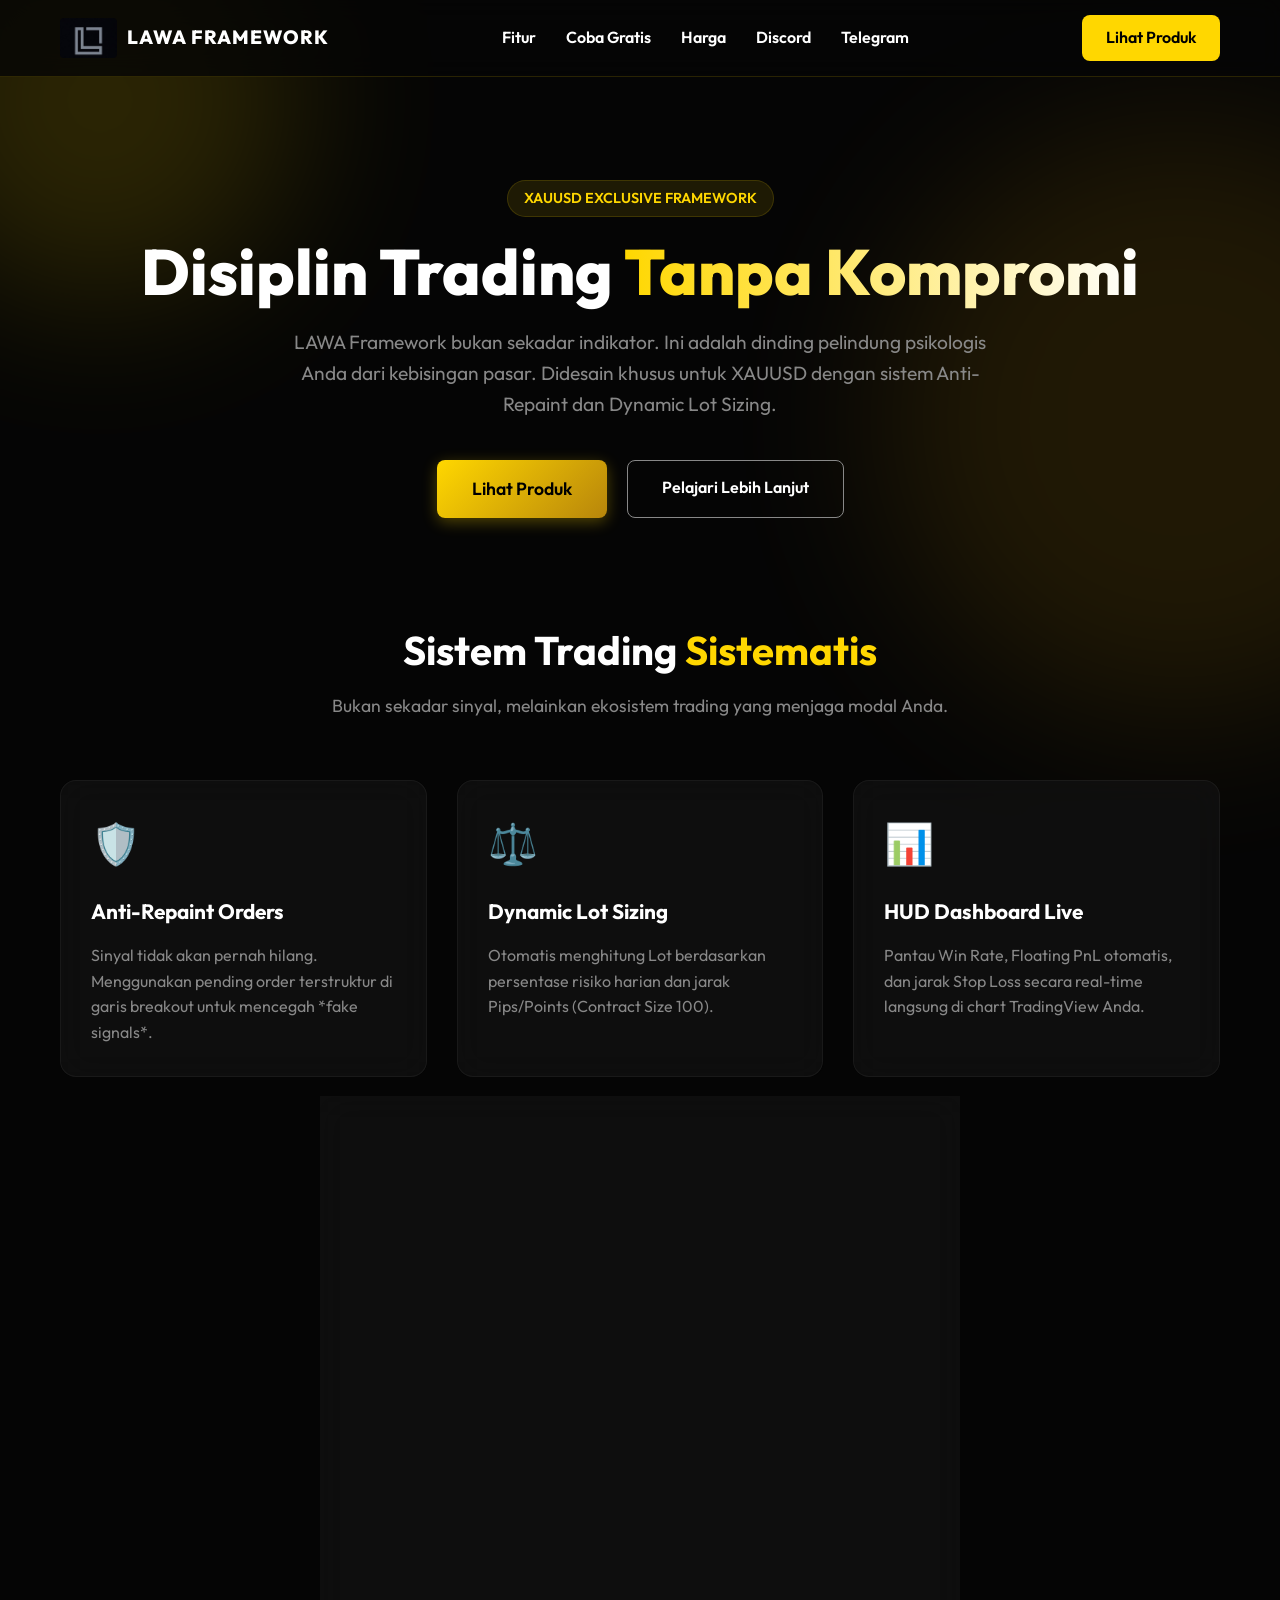
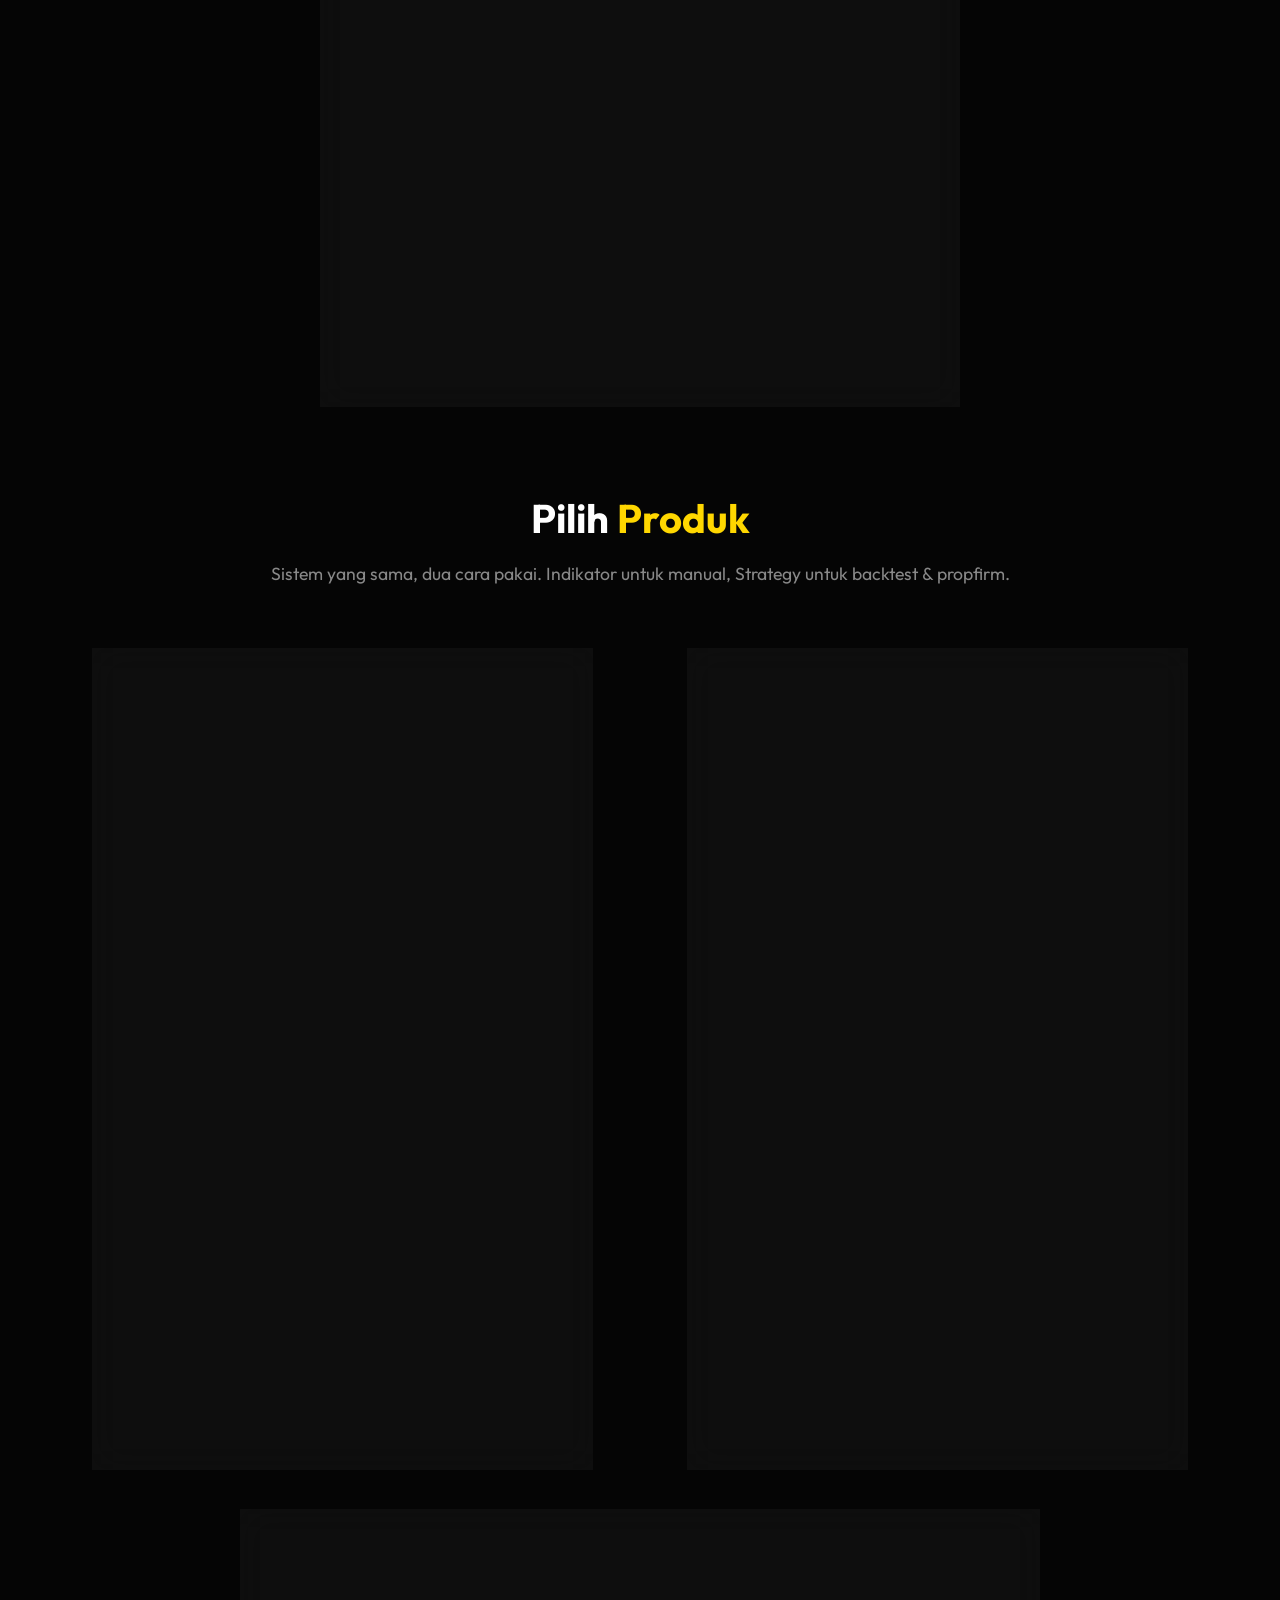
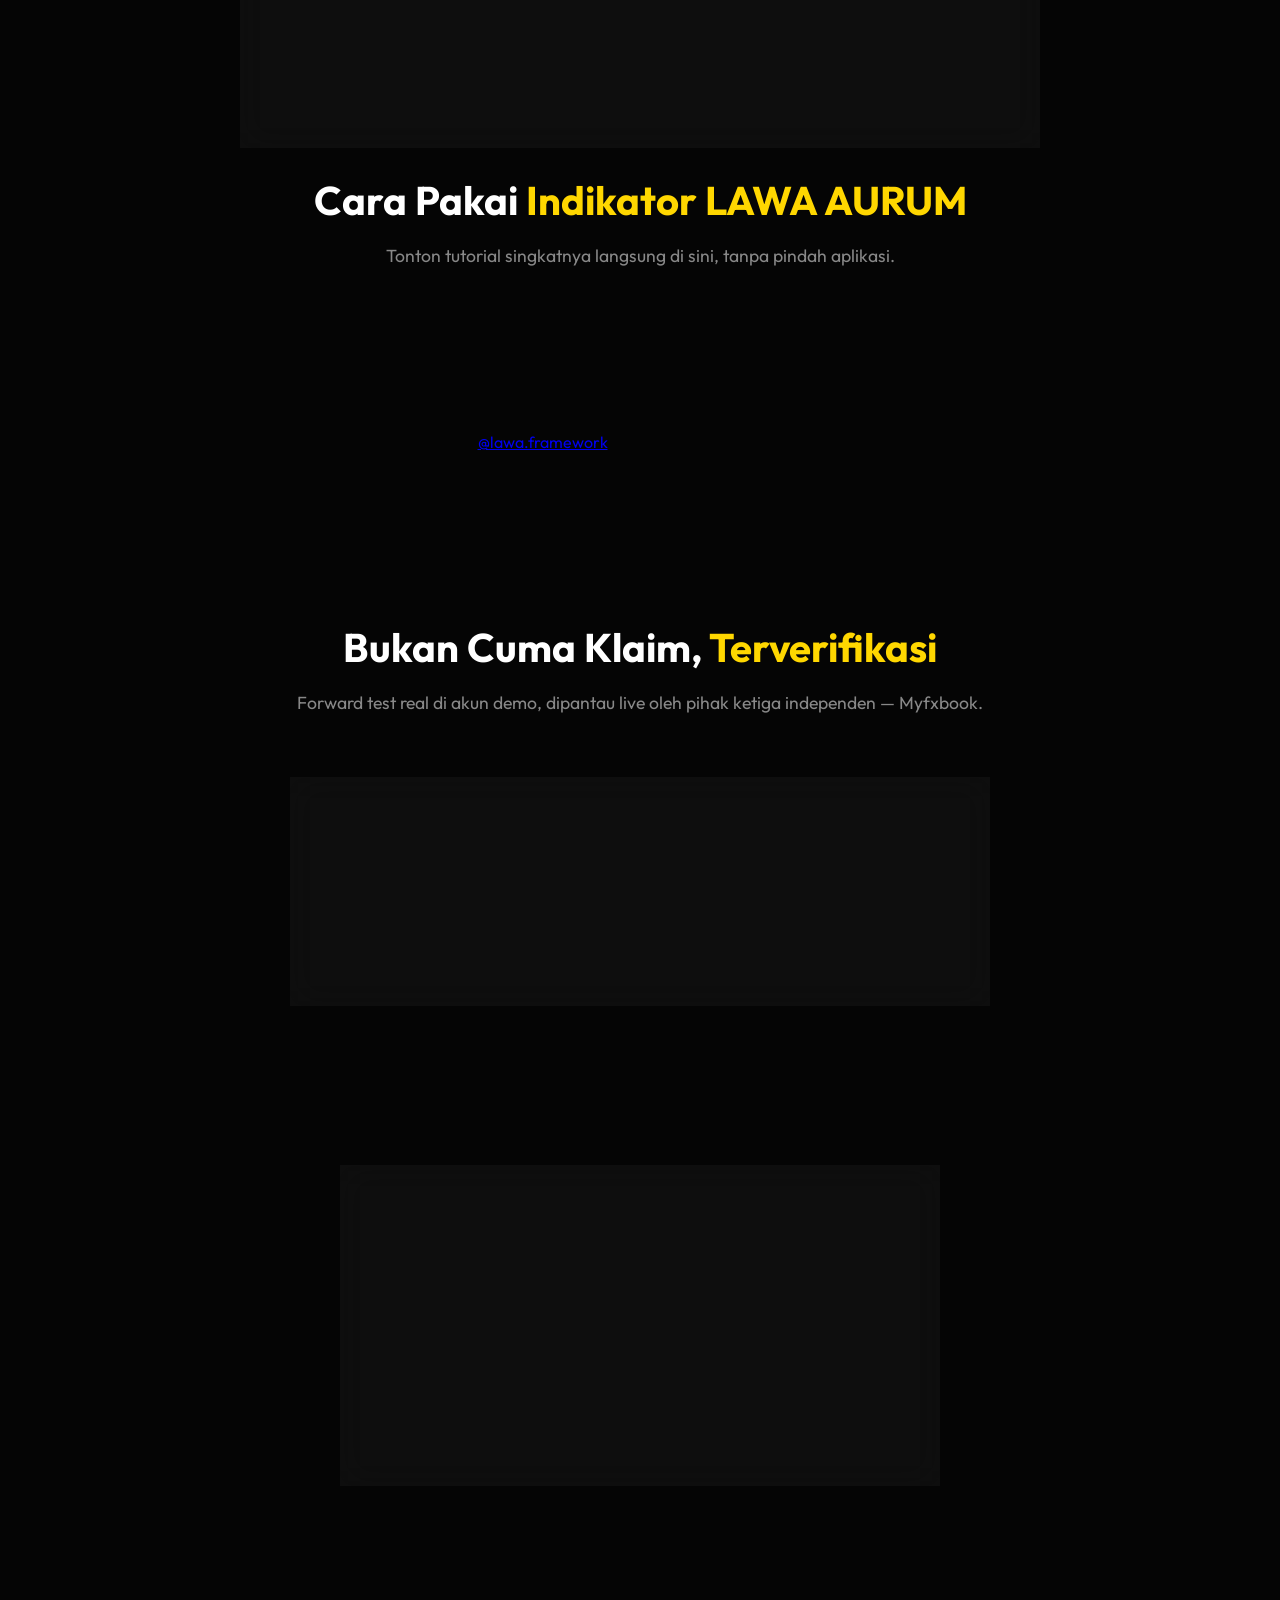
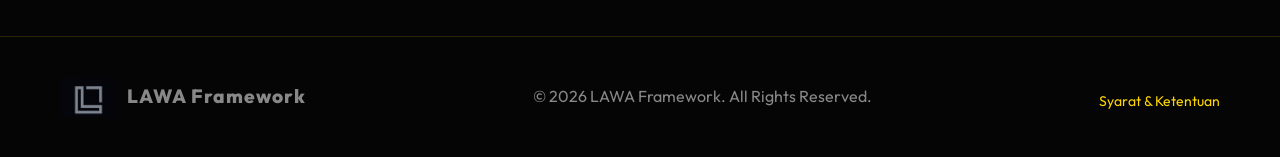
<file: index.html>
<!DOCTYPE html>
<html lang="id">
<head>
    <meta charset="UTF-8">
    <meta name="viewport" content="width=device-width, initial-scale=1.0">
    <title>LAWA Framework | Disiplin Trading XAUUSD</title>
    <link rel="stylesheet" href="styles.css">
    <!-- Modern Font: Outfit -->
    <link rel="preconnect" href="https://fonts.googleapis.com">
    <link rel="preconnect" href="https://fonts.gstatic.com" crossorigin>
    <link href="https://fonts.googleapis.com/css2?family=Outfit:wght@300;400;600;800&display=swap" rel="stylesheet">
</head>
<body>
    <div class="blob blob-1"></div>
    <div class="blob blob-2"></div>

    <nav class="glass-nav">
        <div class="container nav-content">
            <div class="logo">
                <img src="assets/logo_dark_alpha.jpg" alt="LAWA AURUM Logo" style="border-radius: 4px;">
                <span>LAWA FRAMEWORK</span>
            </div>
            <ul class="nav-links">
                <li><a href="#features">Fitur</a></li>
                <li><a href="#free-trial">Coba Gratis</a></li>
                <li><a href="#pricing">Harga</a></li>
                <li><a href="https://discord.gg/2Rs8xv9V9K" target="_blank" rel="noopener">Discord</a></li>
                <li><a href="https://t.me/lawaframework" target="_blank" rel="noopener">Telegram</a></li>
            </ul>
            <a href="#pricing" class="btn btn-gold">Lihat Produk</a>
        </div>
    </nav>

    <header class="hero">
        <div class="container hero-content">
            <div class="hero-badge">XAUUSD EXCLUSIVE FRAMEWORK</div>
            <h1 class="hero-title">Disiplin Trading <span>Tanpa Kompromi</span></h1>
            <p class="hero-subtitle">LAWA Framework bukan sekadar indikator. Ini adalah dinding pelindung psikologis Anda dari kebisingan pasar. Didesain khusus untuk XAUUSD dengan sistem Anti-Repaint dan Dynamic Lot Sizing.</p>
            <div class="hero-cta">
                <a href="#pricing" class="btn btn-gold-large">Lihat Produk</a>
                <a href="#features" class="btn btn-outline">Pelajari Lebih Lanjut</a>
            </div>
        </div>
    </header>

    <section id="features" class="features container">
        <div class="section-header">
            <h2>Sistem Trading <span class="text-gold">Sistematis</span></h2>
            <p>Bukan sekadar sinyal, melainkan ekosistem trading yang menjaga modal Anda.</p>
        </div>
        <div class="grid">
            <div class="glass-card feature-card">
                <div class="feature-icon">&#x1F6E1;&#xFE0F;</div>
                <h3>Anti-Repaint Orders</h3>
                <p>Sinyal tidak akan pernah hilang. Menggunakan pending order terstruktur di garis breakout untuk mencegah *fake signals*.</p>
            </div>
            <div class="glass-card feature-card">
                <div class="feature-icon">&#x2696;&#xFE0F;</div>
                <h3>Dynamic Lot Sizing</h3>
                <p>Otomatis menghitung Lot berdasarkan persentase risiko harian dan jarak Pips/Points (Contract Size 100).</p>
            </div>
            <div class="glass-card feature-card">
                <div class="feature-icon">&#x1F4CA;</div>
                <h3>HUD Dashboard Live</h3>
                <p>Pantau Win Rate, Floating PnL otomatis, dan jarak Stop Loss secara real-time langsung di chart TradingView Anda.</p>
            </div>
        </div>
    </section>

    <section id="free-trial" class="container" style="padding: 20px 0 80px;">
        <div class="glass-card premium-border trial-card" style="max-width: 640px; margin: 0 auto; border-color: var(--gold);">
            <div class="section-header" style="margin-bottom: 30px;">
                <h2 style="font-size: 2rem;">Coba Gratis <span class="text-gold">7 Hari</span></h2>
                <p>Isi data di bawah, kami aktifkan akses trial + alert Discord &amp; Telegram. <strong>1 orang hanya bisa klaim 1x trial.</strong></p>
            </div>

            <form id="trial-form">
                <div class="input-group input-icon">
                    <label for="tf-nama">Nama Lengkap</label>
                    <div class="input-wrap">
                        <span class="input-ico">&#x1F464;</span>
                        <input type="text" id="tf-nama" name="nama" placeholder="Nama lengkap kamu" required>
                    </div>
                </div>
                <div class="input-group input-icon">
                    <label for="tf-email">Email</label>
                    <div class="input-wrap">
                        <span class="input-ico">&#x1F4E7;</span>
                        <input type="email" id="tf-email" name="email" placeholder="email@kamu.com" required>
                    </div>
                </div>
                <div class="input-group input-icon">
                    <label for="tf-tv">ID TradingView</label>
                    <div class="input-wrap">
                        <span class="input-ico">&#x1F4C8;</span>
                        <input type="text" id="tf-tv" name="tv_id" placeholder="Username TradingView kamu" required>
                    </div>
                </div>
                <div class="input-group input-icon">
                    <label for="tf-discord">ID Discord</label>
                    <div class="input-wrap">
                        <span class="input-ico">&#x1F5E8;&#xFE0F;</span>
                        <input type="text" id="tf-discord" name="discord_id" placeholder="username_discord" required>
                    </div>
                </div>
                <div class="input-group input-icon">
                    <label for="tf-telegram">ID Telegram</label>
                    <div class="input-wrap">
                        <span class="input-ico">&#x2708;&#xFE0F;</span>
                        <input type="text" id="tf-telegram" name="telegram_id" placeholder="@username_telegram" required>
                    </div>
                </div>

                <label class="checkbox-row">
                    <input type="checkbox" id="tf-agree-tos" required>
                    <span>Saya sudah membaca dan menyetujui <a href="syarat.html" target="_blank" rel="noopener">Syarat &amp; Ketentuan</a> LAWA Framework.</span>
                </label>
                <label class="checkbox-row">
                    <input type="checkbox" id="tf-agree-account" required>
                    <span>Saya memahami LAWA Framework adalah alat bantu (bukan jaminan profit), dan disarankan menggunakan akun <strong>DEMO atau CENT</strong> selama masa trial 7 hari.</span>
                </label>

                <button type="submit" id="tf-submit" class="btn btn-gold-large w-100" disabled>Klaim Trial 7 Hari</button>
                <p id="tf-status" class="form-status" style="min-height: 20px;"></p>
            </form>
        </div>
    </section>

    <section id="pricing" class="pricing container">
        <div class="section-header">
            <h2>Pilih <span class="text-gold">Produk</span></h2>
            <p>Sistem yang sama, dua cara pakai. Indikator untuk manual, Strategy untuk backtest & propfirm.</p>
        </div>
        <div class="grid">
            <!-- Indicator Card -->
            <div class="pricing-card glass-card premium-border" style="border-color: var(--gold);">
                <div class="pricing-header">
                    <h3>LAWA Framework AURUM</h3>
                    <p style="color: var(--text-muted); font-size: 0.9rem; margin-top: 4px;">Indikator &#x2014; Mandu Manual</p>
                    <div class="price" style="display: flex; flex-direction: column; align-items: center; margin-top: 16px;">
                        <span class="new-price" style="font-size: 32px;">
                            Rp 249.000
                            <span style="font-size: 14px; font-weight: 300;">/bln</span>
                        </span>
                    </div>
                </div>

                <img src="assets/lawa-aurum-hud.png" alt="LAWA Framework AURUM - HUD live di TradingView" style="width: 100%; border-radius: 10px; border: 1px solid rgba(255,215,0,0.25); margin-bottom: 18px;">

                <ul class="pricing-features">
                    <li>&#x2714;&#xFE0F; Aba-aba trading langsung di chart (PLACE ORDER &#x2192; RUNNING &#x2192; TP/SL)</li>
                    <li>&#x2714;&#xFE0F; HUD live: Win Rate, PnL, Lot Suggestion</li>
                    <li>&#x2714;&#xFE0F; Cocok untuk trader manual & pemula</li>
                    <li>&#x2714;&#xFE0F; Sistem Subscription Bulanan, berhenti kapan saja</li>
                </ul>

                <a href="https://lawaframework.myr.id/membership/lawa-aurum" target="_blank" rel="noopener" class="btn btn-gold-large w-100">Langganan Sekarang</a>
                <a href="https://www.tradingview.com/script/qktFe1lc-LAWA-Framework-AURUM/" target="_blank" rel="noopener" style="display:block; margin-top: 14px; font-size: 0.9rem; color: var(--text-muted); text-align:center;">Lihat indikator di TradingView &#x2192;</a>
            </div>

            <!-- Strategy Card -->
            <div class="pricing-card glass-card premium-border" style="border-color: var(--gold);">
                <div class="pricing-header">
                    <h3>LAWA Framework Strategy</h3>
                    <p style="color: var(--text-muted); font-size: 0.9rem; margin-top: 4px;">Strategy &#x2014; Backtest & Otomasi</p>
                    <div class="price" style="display: flex; flex-direction: column; align-items: center; margin-top: 16px;">
                        <span class="old-price">Rp 1.249.000</span>
                        <span class="new-price" style="font-size: 32px;">
                            Rp 749.000
                            <span style="font-size: 14px; font-weight: 300;">/lifetime</span>
                        </span>
                    </div>
                </div>

                <ul class="pricing-features">
                    <li>&#x2714;&#xFE0F; Backtest ter-audit di TradingView Strategy Tester</li>
                    <li>&#x2714;&#xFE0F; Win Rate 59.13% &#xB7; Profit Factor 1.294 &#xB7; Max DD 6.51%</li>
                    <li>&#x2714;&#xFE0F; Cocok untuk trader Propfirm (atur Risk % sesuai limit firm)</li>
                    <li>&#x2714;&#xFE0F; Akses invite-only SELAMANYA, sekali bayar</li>
                </ul>

                <a href="https://lawaframework.myr.id/catalog/lawa-framework-strategy-xauusd-m15-lifetime-access/" target="_blank" rel="noopener" class="btn btn-gold-large w-100">Beli Akses Lifetime</a>
                <a href="https://www.tradingview.com/script/I3wSu2AJ-LAWA-Framework-AURUM-Strategy/" target="_blank" rel="noopener" style="display:block; margin-top: 14px; font-size: 0.9rem; color: var(--text-muted); text-align:center;">Lihat script di TradingView &#x2192;</a>
            </div>
        </div>

        <div class="glass-card" style="max-width: 800px; margin: 40px auto 0; border-color: rgba(255,215,0,0.2);">
            <h3 style="color: var(--gold); font-size: 1.1rem; margin-bottom: 12px;">&#x26A0;&#xFE0F; Beda Indikator vs Strategy</h3>
            <p style="color: var(--text-muted); font-size: 0.95rem; margin-bottom: 8px;"><strong style="color: var(--text-main);">Indikator</strong> = alat mandu manual. Aba-aba muncul langsung di chart, kamu yang eksekusi sendiri.</p>
            <p style="color: var(--text-muted); font-size: 0.95rem; margin-bottom: 8px;"><strong style="color: var(--text-main);">Strategy</strong> = versi backtest + otomasi. Dijalankan di TradingView Strategy Tester untuk melihat performa yang ter-audit (Win Rate, Drawdown, Profit Factor).</p>
            <p style="color: var(--text-muted); font-size: 0.85rem; margin-top: 12px;">Sistem yang sama, beda cara pakai. Ini alat bantu, bukan jaminan profit. Hasil backtest = performa masa lalu, bukan jaminan masa depan. Trading berisiko tinggi.</p>
        </div>
    </section>

    <section id="tutorial" class="container" style="padding: 20px 0 40px;">
        <div class="section-header">
            <h2>Cara Pakai <span class="text-gold">Indikator LAWA AURUM</span></h2>
            <p>Tonton tutorial singkatnya langsung di sini, tanpa pindah aplikasi.</p>
        </div>
        <div style="display: flex; justify-content: center;">
            <blockquote class="tiktok-embed" cite="https://www.tiktok.com/@lawa.framework/video/7657227259610189077" data-video-id="7657227259610189077" style="max-width: 605px; min-width: 325px;">
                <section><a target="_blank" href="https://www.tiktok.com/@lawa.framework">@lawa.framework</a></section>
            </blockquote>
        </div>
    </section>

    <section id="proof" class="container" style="padding: 20px 0 60px;">
        <div class="section-header">
            <h2>Bukan Cuma Klaim, <span class="text-gold">Terverifikasi</span></h2>
            <p>Forward test real di akun demo, dipantau live oleh pihak ketiga independen &#x2014; Myfxbook.</p>
        </div>
        <div class="glass-card premium-border" style="max-width: 700px; margin: 0 auto; border-color: var(--gold); text-align: center;">
            <p style="color: var(--text-muted); margin-bottom: 20px;">
                Semua periode ditampilkan apa adanya, termasuk saat profit maupun saat drawdown. Bukan cherry-picking angka bagus doang.
            </p>
            <a href="https://www.myfxbook.com/members/LAWAFramework/lawa-framework-test/12097793" target="_blank" rel="noopener" class="btn btn-gold-large w-100">
                Lihat Live Track Record di Myfxbook &#x2192;
            </a>
            <p style="margin-top: 16px; font-size: 13px; color: var(--text-muted);">
                Akun demo Exness &middot; Update live &middot; Verified oleh Myfxbook
            </p>
        </div>
    </section>

    <section id="waitlist" class="waitlist-container">
        <div class="glass-card waitlist-card">
            <h2>Mulai Sekarang</h2>
            <p>LAWA Framework sudah rilis, 2 produk siap pakai: Indikator langganan atau Strategy lifetime. Pilih yang cocok buat kamu.</p>
            <a href="#pricing" class="btn btn-gold-large w-100">Lihat Produk</a>
            <p style="margin-top: 18px; font-size: 14px; color: #AAA; font-weight: 300;">
                Belum siap langganan? Gabung komunitas gratis:
                <a href="https://discord.gg/2Rs8xv9V9K" target="_blank" rel="noopener" style="color: var(--gold); font-weight: 600;">Discord &#x2192;</a>
                &nbsp;
                <a href="https://t.me/lawaframework" target="_blank" rel="noopener" style="color: var(--gold); font-weight: 600;">Telegram &#x2192;</a>
            </p>
        </div>
    </section>

    <footer>
        <div class="container footer-content">
            <div class="logo">
                <img src="assets/logo_dark_alpha.jpg" alt="LAWA AURUM Logo" style="border-radius: 4px;">
                <span>LAWA Framework</span>
            </div>
            <p>&#xA9; 2026 LAWA Framework. All Rights Reserved.</p>
            <p style="margin-top: 8px;"><a href="syarat.html" style="color: var(--gold); text-decoration: none; font-size: 14px;">Syarat &amp; Ketentuan</a></p>
        </div>
    </footer>

    <script src="script.js"></script>
    <script async src="https://www.tiktok.com/embed.js"></script>
</body>
</html>
</file>
<file: styles.css>
:root {
    --gold: #FFD700;
    --gold-dark: #B8860B;
    --gold-glow: rgba(255, 215, 0, 0.3);
    --bg-dark: #050505;
    --bg-card: rgba(20, 20, 20, 0.6);
    --text-main: #FFFFFF;
    --text-muted: #888888;
    --glass-border: rgba(255, 215, 0, 0.15);
}

* {
    margin: 0;
    padding: 0;
    box-sizing: border-box;
    font-family: 'Outfit', sans-serif;
}

body {
    background-color: var(--bg-dark);
    color: var(--text-main);
    overflow-x: hidden;
    line-height: 1.6;
}

/* Background Blobs for Atmosphere */
.blob {
    position: absolute;
    filter: blur(80px);
    z-index: -1;
    border-radius: 50%;
    opacity: 0.15;
}
.blob-1 {
    width: 400px;
    height: 400px;
    background: var(--gold);
    top: -100px;
    left: -100px;
}
.blob-2 {
    width: 600px;
    height: 600px;
    background: var(--gold-dark);
    bottom: 20%;
    right: -200px;
}

.container {
    max-width: 1200px;
    margin: 0 auto;
    padding: 0 20px;
}

.text-gold {
    color: var(--gold);
}

/* Glassmorphism Utilities */
.glass-nav {
    position: fixed;
    top: 0;
    width: 100%;
    background: rgba(5, 5, 5, 0.8);
    backdrop-filter: blur(12px);
    border-bottom: 1px solid var(--glass-border);
    z-index: 1000;
    padding: 15px 0;
}

.glass-card {
    background: var(--bg-card);
    backdrop-filter: blur(16px);
    border: 1px solid rgba(255, 255, 255, 0.05);
    border-radius: 16px;
    padding: 30px;
    transition: transform 0.3s ease, border-color 0.3s ease;
}

.glass-card:hover {
    transform: translateY(-5px);
    border-color: var(--glass-border);
}

/* Navigation */
.nav-content {
    display: flex;
    justify-content: space-between;
    align-items: center;
}

.logo {
    display: flex;
    align-items: center;
    gap: 10px;
    font-weight: 800;
    font-size: 1.2rem;
    letter-spacing: 1px;
}

.logo img {
    height: 40px;
    width: auto;
    flex-shrink: 0;
    object-fit: contain;
}

.nav-links {
    display: flex;
    list-style: none;
    gap: 30px;
}

.nav-links a {
    color: var(--text-main);
    text-decoration: none;
    font-weight: 600;
    transition: color 0.3s ease;
}

.nav-links a:hover {
    color: var(--gold);
}

/* Buttons */
.btn {
    padding: 10px 24px;
    border-radius: 8px;
    text-decoration: none;
    font-weight: 600;
    cursor: pointer;
    transition: all 0.3s ease;
    border: none;
    display: inline-block;
    text-align: center;
}

.btn-gold {
    background: var(--gold);
    color: #000;
}

.btn-gold:hover {
    background: #FFF;
    box-shadow: 0 0 15px var(--gold-glow);
}

.btn-gold-large {
    background: linear-gradient(135deg, var(--gold), var(--gold-dark));
    color: #000;
    padding: 15px 35px;
    font-size: 1.1rem;
    box-shadow: 0 4px 15px var(--gold-glow);
}

.btn-gold-large:hover {
    transform: translateY(-2px);
    box-shadow: 0 8px 25px var(--gold-glow);
}

.btn-outline {
    background: transparent;
    color: var(--text-main);
    border: 1px solid var(--text-muted);
    padding: 14px 34px;
}

.btn-outline:hover {
    border-color: var(--gold);
    color: var(--gold);
}

.w-100 {
    width: 100%;
}

/* Hero Section */
.hero {
    padding: 180px 0 100px;
    text-align: center;
}

.hero-badge {
    display: inline-block;
    padding: 6px 16px;
    background: rgba(255, 215, 0, 0.1);
    color: var(--gold);
    border-radius: 20px;
    font-size: 0.9rem;
    font-weight: 600;
    margin-bottom: 20px;
    border: 1px solid var(--glass-border);
}

.hero-title {
    font-size: 4rem;
    line-height: 1.1;
    margin-bottom: 20px;
    font-weight: 800;
}

.hero-title span {
    background: linear-gradient(to right, var(--gold), #FFF);
    -webkit-background-clip: text;
    -webkit-text-fill-color: transparent;
}

.hero-subtitle {
    font-size: 1.2rem;
    color: var(--text-muted);
    max-width: 700px;
    margin: 0 auto 40px;
}

.hero-cta {
    display: flex;
    gap: 20px;
    justify-content: center;
}

/* Sections */
section {
    padding: 100px 0;
}

.section-header {
    text-align: center;
    margin-bottom: 60px;
}

.section-header h2 {
    font-size: 2.5rem;
    margin-bottom: 10px;
}

.section-header p {
    color: var(--text-muted);
    font-size: 1.1rem;
}

.grid {
    display: grid;
    grid-template-columns: repeat(auto-fit, minmax(300px, 1fr));
    gap: 30px;
}

/* Features */
.feature-icon {
    font-size: 2.5rem;
    margin-bottom: 20px;
}

.feature-card h3 {
    margin-bottom: 15px;
    font-size: 1.3rem;
}

.feature-card p {
    color: var(--text-muted);
}

/* Pricing */
.pricing-card {
    max-width: 500px;
    margin: 0 auto;
    text-align: center;
}

.premium-border {
    position: relative;
}
.premium-border::before {
    content: '';
    position: absolute;
    top: -1px; left: -1px; right: -1px; bottom: -1px;
    background: linear-gradient(45deg, var(--gold), transparent, var(--gold));
    z-index: -1;
    border-radius: 17px;
    opacity: 0.5;
}

.pricing-header {
    margin-bottom: 30px;
    border-bottom: 1px solid rgba(255,255,255,0.1);
    padding-bottom: 20px;
}

.old-price {
    text-decoration: line-through;
    color: var(--text-muted);
    font-size: 1.2rem;
    display: block;
}

.new-price {
    font-size: 3rem;
    font-weight: 800;
    color: var(--gold);
}

.pricing-features {
    list-style: none;
    text-align: left;
    margin-bottom: 30px;
}

.pricing-features li {
    margin-bottom: 15px;
    font-size: 1.1rem;
}

/* Waitlist Form */
.waitlist-card {
    max-width: 600px;
    margin: 0 auto;
    text-align: center;
}

.waitlist-card h2 {
    margin-bottom: 10px;
}

.waitlist-card p {
    color: var(--text-muted);
    margin-bottom: 30px;
}

.input-group {
    text-align: left;
    margin-bottom: 20px;
}

.input-group label {
    display: block;
    margin-bottom: 8px;
    font-weight: 600;
    font-size: 0.9rem;
}

.input-group input {
    width: 100%;
    padding: 15px;
    background: rgba(0, 0, 0, 0.5);
    border: 1px solid rgba(255, 255, 255, 0.1);
    border-radius: 8px;
    color: #FFF;
    font-size: 1rem;
    transition: border-color 0.3s;
}

.input-group input:focus {
    outline: none;
    border-color: var(--gold);
}

.form-status {
    margin-top: 15px;
    font-weight: 600;
    color: var(--gold);
}

/* Free Trial Form */
.trial-card {
    text-align: left;
}

.input-icon .input-wrap {
    position: relative;
}

.input-icon .input-ico {
    position: absolute;
    left: 15px;
    top: 50%;
    transform: translateY(-50%);
    opacity: 0.55;
    font-size: 1rem;
    pointer-events: none;
}

.input-icon .input-wrap input {
    padding-left: 44px;
}

.checkbox-row {
    display: flex;
    align-items: flex-start;
    gap: 10px;
    margin-bottom: 16px;
    cursor: pointer;
    font-size: 0.9rem;
    color: var(--text-muted);
    line-height: 1.5;
}

.checkbox-row input[type="checkbox"] {
    flex-shrink: 0;
    width: 18px;
    height: 18px;
    margin-top: 2px;
    accent-color: var(--gold);
    cursor: pointer;
}

.checkbox-row a {
    color: var(--gold);
    text-decoration: underline;
}

.checkbox-row span {
    flex: 1;
}

.btn:disabled {
    opacity: 0.4;
    cursor: not-allowed;
    box-shadow: none;
    transform: none !important;
}

/* Footer */
footer {
    border-top: 1px solid var(--glass-border);
    padding: 40px 0;
    margin-top: 50px;
}

.footer-content {
    display: flex;
    justify-content: space-between;
    align-items: center;
    color: var(--text-muted);
}

/* Responsive */
@media (max-width: 768px) {
    .hero-title { font-size: 2.5rem; }
    .hero-cta { flex-direction: column; }
    .nav-links { display: none; }
    .footer-content { flex-direction: column; gap: 20px; }
}
</file>
